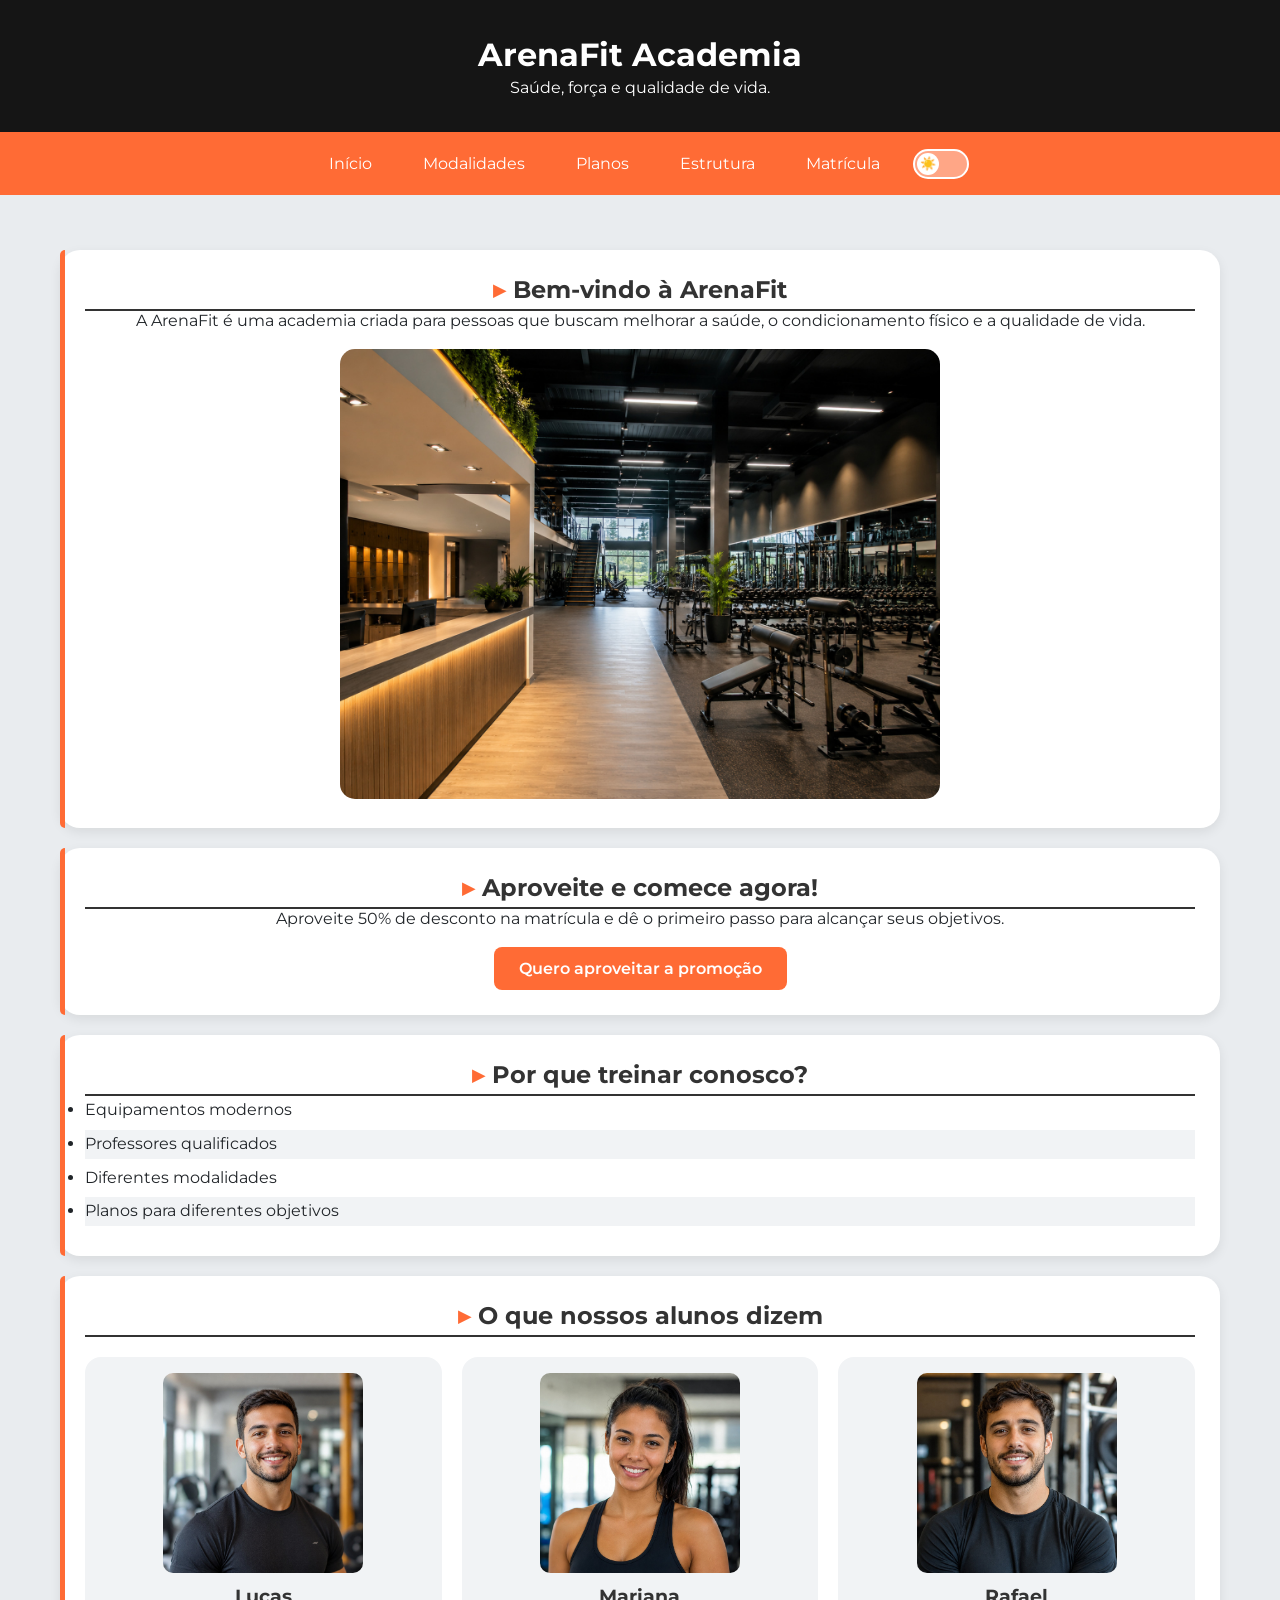
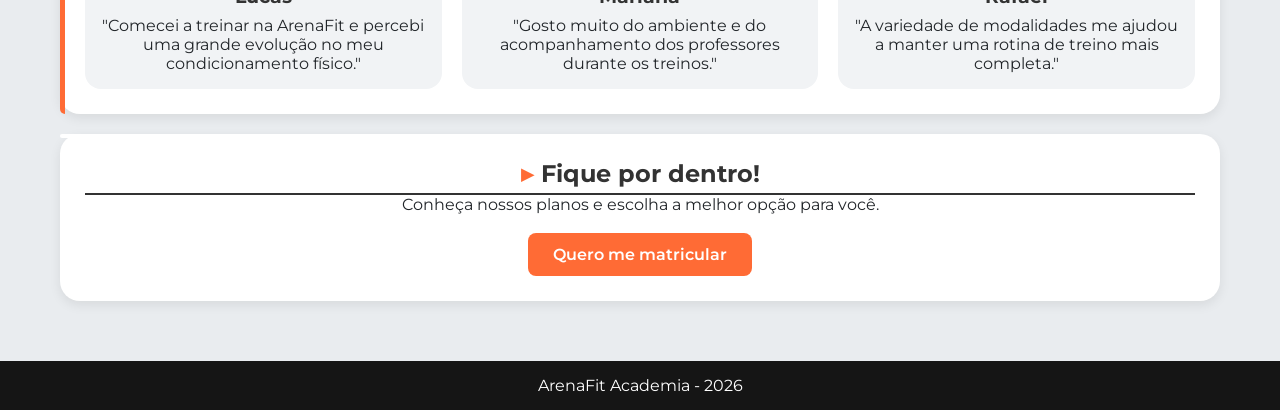
<file: Html/index.html>
<!doctype html>
<html lang="pt-br">
  <head>
    <meta charset="UTF-8" />
    <meta name="viewport" content="width=device-width, initial-scale=1.0" />
    <title>ArenaFit Academia</title>
    <link rel="stylesheet" href="../Css/Style.css">
    <link rel="icon" type="image/png" href="../fotos/icone.png">
    <script src="../JavaScript_Completo/interface.js" defer></script>
  </head>

  <body>
    <header>
      <h1>ArenaFit Academia</h1>
      <p>Saúde, força e qualidade de vida.</p>
    </header>

    <nav>
      <button class="menu-toggle" type="button" aria-label="Abrir menu" aria-expanded="false">☰ Menu</button>
      <a href="index.html">Início</a>
      <a href="modalidades.html">Modalidades</a>
      <a href="planos.html">Planos</a>
      <a href="estrutura.html">Estrutura</a>
      <a href="matricula.html">Matrícula</a>
      <button class="tema-toggle" type="button" role="switch" aria-label="Modo escuro" aria-checked="false"><span class="tema-trilho"><span class="tema-bolinha"></span></span></button>
    </nav>

    <main>
      <section class="hero">
        <h2>Bem-vindo à ArenaFit</h2>

        <p>
          A ArenaFit é uma academia criada para pessoas que buscam melhorar a
          saúde, o condicionamento físico e a qualidade de vida.
        </p>

        <br>

        <img
          class="Interna"
          src="../fotos/interna.jpg"
          alt="Área interna da ArenaFit Academia"
        />
      </section>

      <section class="promocao">
        <h2>Aproveite e comece agora!</h2>

        <p>
          Aproveite 50% de desconto na matrícula e dê o primeiro passo para
          alcançar seus objetivos.
        </p>

        <br>

        <a class="btn" href="matricula.html">Quero aproveitar a promoção</a>
      </section>

      <section class="vantagens">
        <h2>Por que treinar conosco?</h2>

        <ul>
          <li>Equipamentos modernos</li>
          <li>Professores qualificados</li>
          <li>Diferentes modalidades</li>
          <li>Planos para diferentes objetivos</li>
        </ul>
      </section>

      <section class="depoimentos">
        <h2>O que nossos alunos dizem</h2>

        <div class="cards">
          <article class="card">
            <img src="../fotos/aluno1.jpg" alt="Lucas, aluno da ArenaFit" />
            <h3>Lucas</h3>
            <p>
              "Comecei a treinar na ArenaFit e percebi uma grande evolução no meu
              condicionamento físico."
            </p>
          </article>

          <article class="card">
            <img src="../fotos/aluno2.jpg" alt="Mariana, aluna da ArenaFit" />
            <h3>Mariana</h3>
            <p>
              "Gosto muito do ambiente e do acompanhamento dos professores
              durante os treinos."
            </p>
          </article>

          <article class="card">
            <img src="../fotos/aluno3.jpg" alt="Rafael, aluno da ArenaFit" />
            <h3>Rafael</h3>
            <p>
              "A variedade de modalidades me ajudou a manter uma rotina de
              treino mais completa."
            </p>
          </article>
        </div>
      </section>

      <section class="cta secao-posicao">
        <h2>Fique por dentro!</h2>

        <p>Conheça nossos planos e escolha a melhor opção para você.</p>

        <br>

        <a class="btn" href="matricula.html">Quero me matricular</a>
      </section>
    </main>

    <footer>
      <p>ArenaFit Academia - 2026</p>
    </footer>
  </body>
</html>
</file>
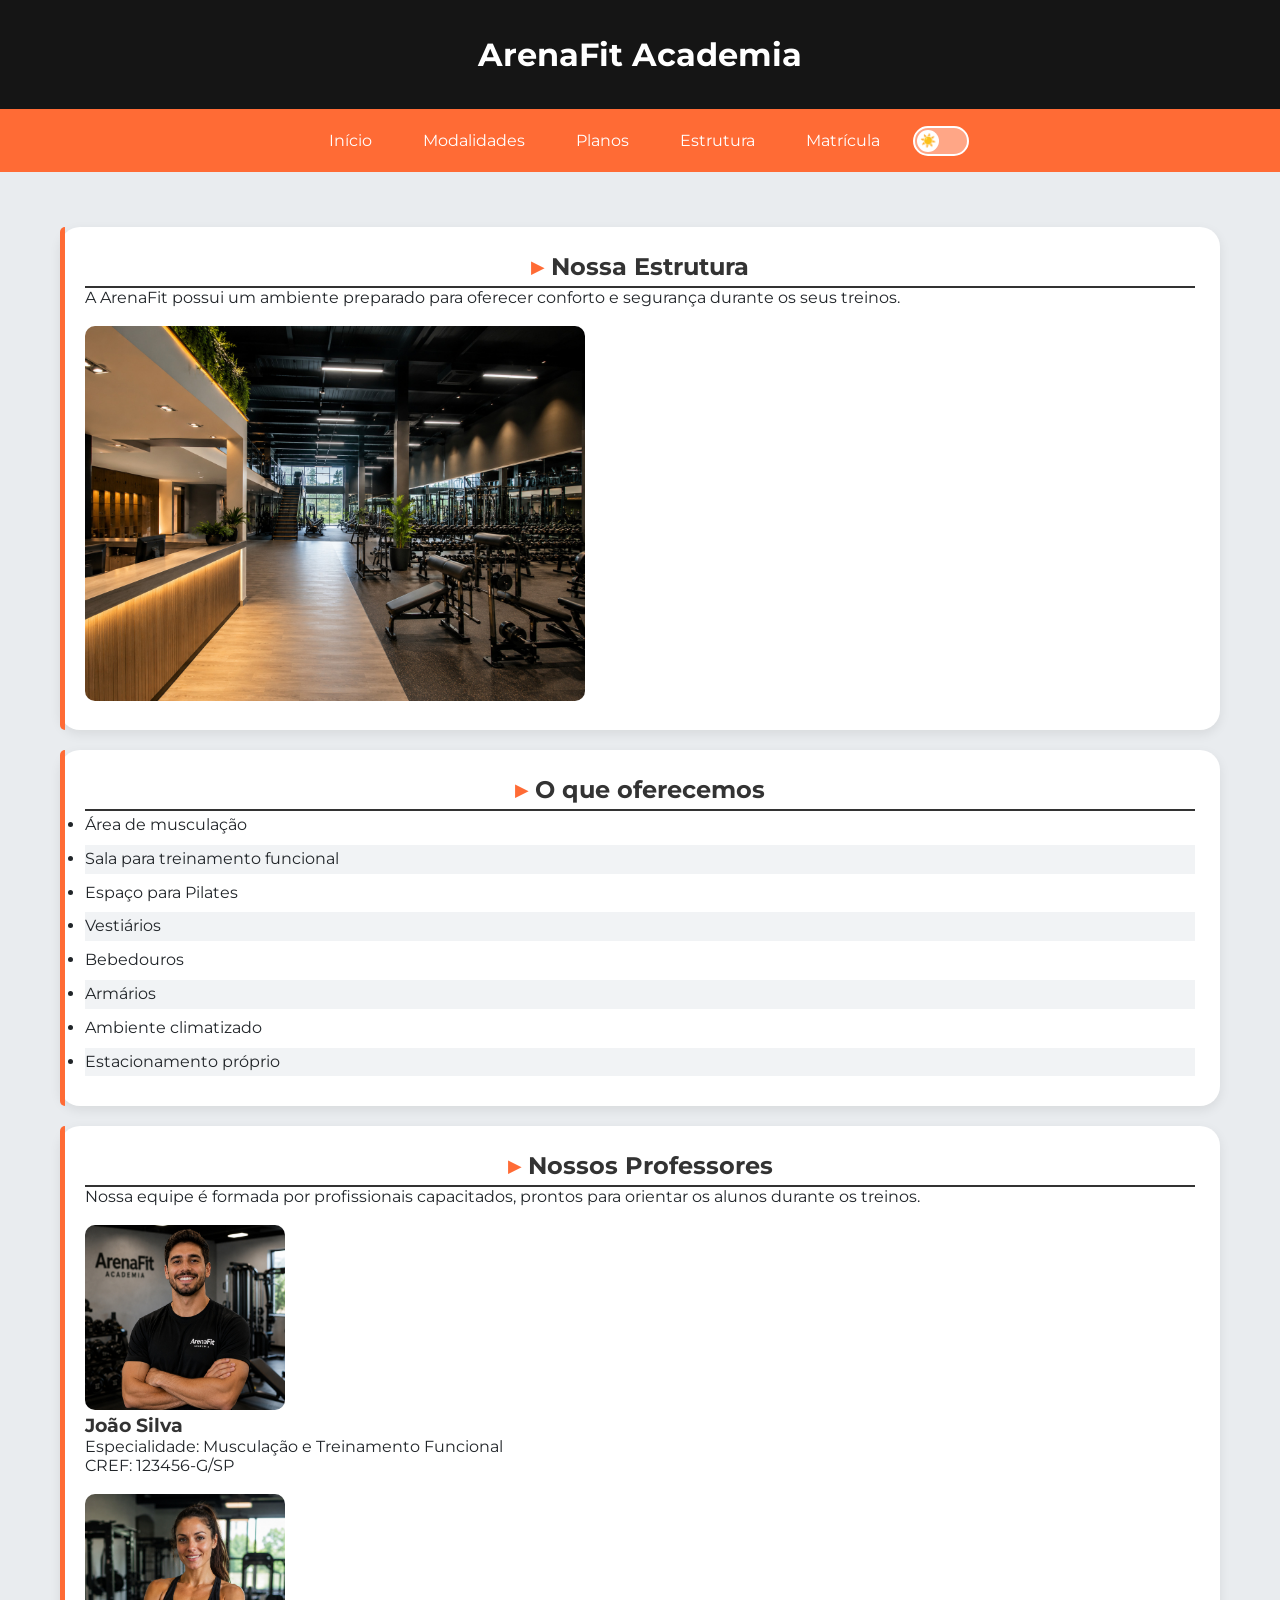
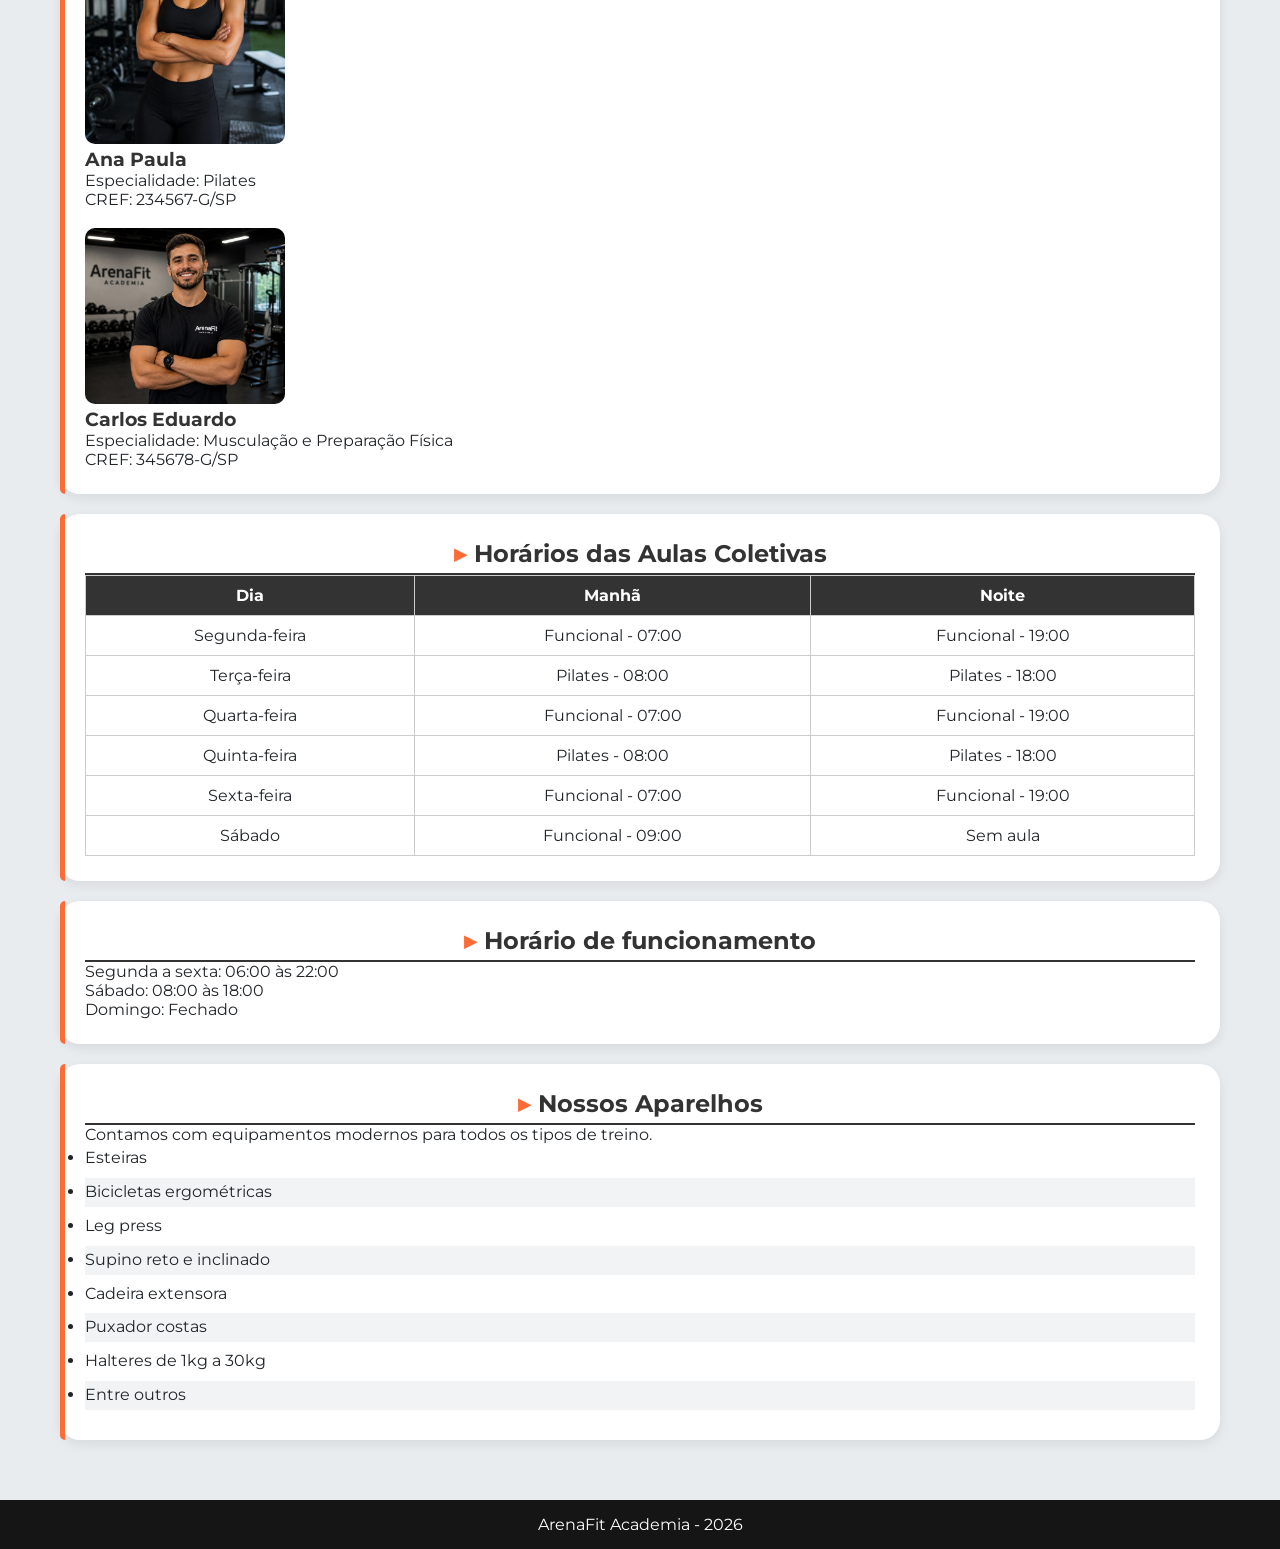
<file: Html/estrutura.html>
<!doctype html>
<html lang="pt-br">
  <head>
    <meta charset="UTF-8" />
    <meta name="viewport" content="width=device-width, initial-scale=1.0" />
    <title>Estrutura - ArenaFit</title>
    <link rel="stylesheet" href="../Css/Style.css">
    <link rel="icon" type="image/png" href="../fotos/icone.png">
    <script src="../JavaScript_Completo/interface.js" defer></script>
  </head>

  <body>
    <header>
      <h1>ArenaFit Academia</h1>
    </header>

    <nav>
      <button class="menu-toggle" type="button" aria-label="Abrir menu" aria-expanded="false">☰ Menu</button>
      <a href="index.html">Início</a>
      <a href="modalidades.html">Modalidades</a>
      <a href="planos.html">Planos</a>
      <a href="estrutura.html">Estrutura</a>
      <a href="matricula.html">Matrícula</a>
      <button class="tema-toggle" type="button" role="switch" aria-label="Modo escuro" aria-checked="false"><span class="tema-trilho"><span class="tema-bolinha"></span></span></button>
    </nav>

    <main>
      <section>
        <h2>Nossa Estrutura</h2>

        <p>
          A ArenaFit possui um ambiente preparado para oferecer conforto e
          segurança durante os seus treinos.
        </p>

        <br>

        <img
          src="../fotos/interna.jpg"
          alt="Estrutura interna da academia"
          width="500"
        />
      </section>

      <section>
        <h2>O que oferecemos</h2>

        <ul>
          <li>Área de musculação</li>
          <li>Sala para treinamento funcional</li>
          <li>Espaço para Pilates</li>
          <li>Vestiários</li>
          <li>Bebedouros</li>
          <li>Armários</li>
          <li>Ambiente climatizado</li>
          <li>Estacionamento próprio</li>
        </ul>
      </section>

      <section>
        <h2>Nossos Professores</h2>

        <p>
          Nossa equipe é formada por profissionais capacitados, prontos para
          orientar os alunos durante os treinos.
        </p>

        <br>

        <article>
          <img
            src="../fotos/professor1.jpg"
            alt="Professor João Silva"
            width="200"
          />

          <h3>João Silva</h3>
          <p>Especialidade: Musculação e Treinamento Funcional</p>
          <p>CREF: 123456-G/SP</p>
        </article>

        <br>

        <article>
          <img
            src="../fotos/professor2.jpg"
            alt="Professora Ana Paula"
            width="200"
          />

          <h3>Ana Paula</h3>
          <p>Especialidade: Pilates</p>
          <p>CREF: 234567-G/SP</p>
        </article>

        <br>

        <article>
          <img
            src="../fotos/professor3.jpg"
            alt="Professor Carlos Eduardo"
            width="200"
          />

          <h3>Carlos Eduardo</h3>
          <p>Especialidade: Musculação e Preparação Física</p>
          <p>CREF: 345678-G/SP</p>
        </article>
      </section>

      <section>
        <h2>Horários das Aulas Coletivas</h2>

        <table>
          <tr>
            <th>Dia</th>
            <th>Manhã</th>
            <th>Noite</th>
          </tr>

          <tr>
            <td>Segunda-feira</td>
            <td>Funcional - 07:00</td>
            <td>Funcional - 19:00</td>
          </tr>

          <tr>
            <td>Terça-feira</td>
            <td>Pilates - 08:00</td>
            <td>Pilates - 18:00</td>
          </tr>

          <tr>
            <td>Quarta-feira</td>
            <td>Funcional - 07:00</td>
            <td>Funcional - 19:00</td>
          </tr>

          <tr>
            <td>Quinta-feira</td>
            <td>Pilates - 08:00</td>
            <td>Pilates - 18:00</td>
          </tr>

          <tr>
            <td>Sexta-feira</td>
            <td>Funcional - 07:00</td>
            <td>Funcional - 19:00</td>
          </tr>

          <tr>
            <td>Sábado</td>
            <td>Funcional - 09:00</td>
            <td>Sem aula</td>
          </tr>
        </table>
      </section>

      <section>
        <h2>Horário de funcionamento</h2>

        <p>Segunda a sexta: 06:00 às 22:00</p>
        <p>Sábado: 08:00 às 18:00</p>
        <p>Domingo: Fechado</p>
      </section>

      <section>
        <h2>Nossos Aparelhos</h2>

        <p>Contamos com equipamentos modernos para todos os tipos de treino.</p>

        <ul>
          <li>Esteiras</li>
          <li>Bicicletas ergométricas</li>
          <li>Leg press</li>
          <li>Supino reto e inclinado</li>
          <li>Cadeira extensora</li>
          <li>Puxador costas</li>
          <li>Halteres de 1kg a 30kg</li>
          <li>Entre outros</li>
        </ul>
      </section>
    </main>

    <footer>
      <p>ArenaFit Academia - 2026</p>
    </footer>
  </body>
</html>
</file>
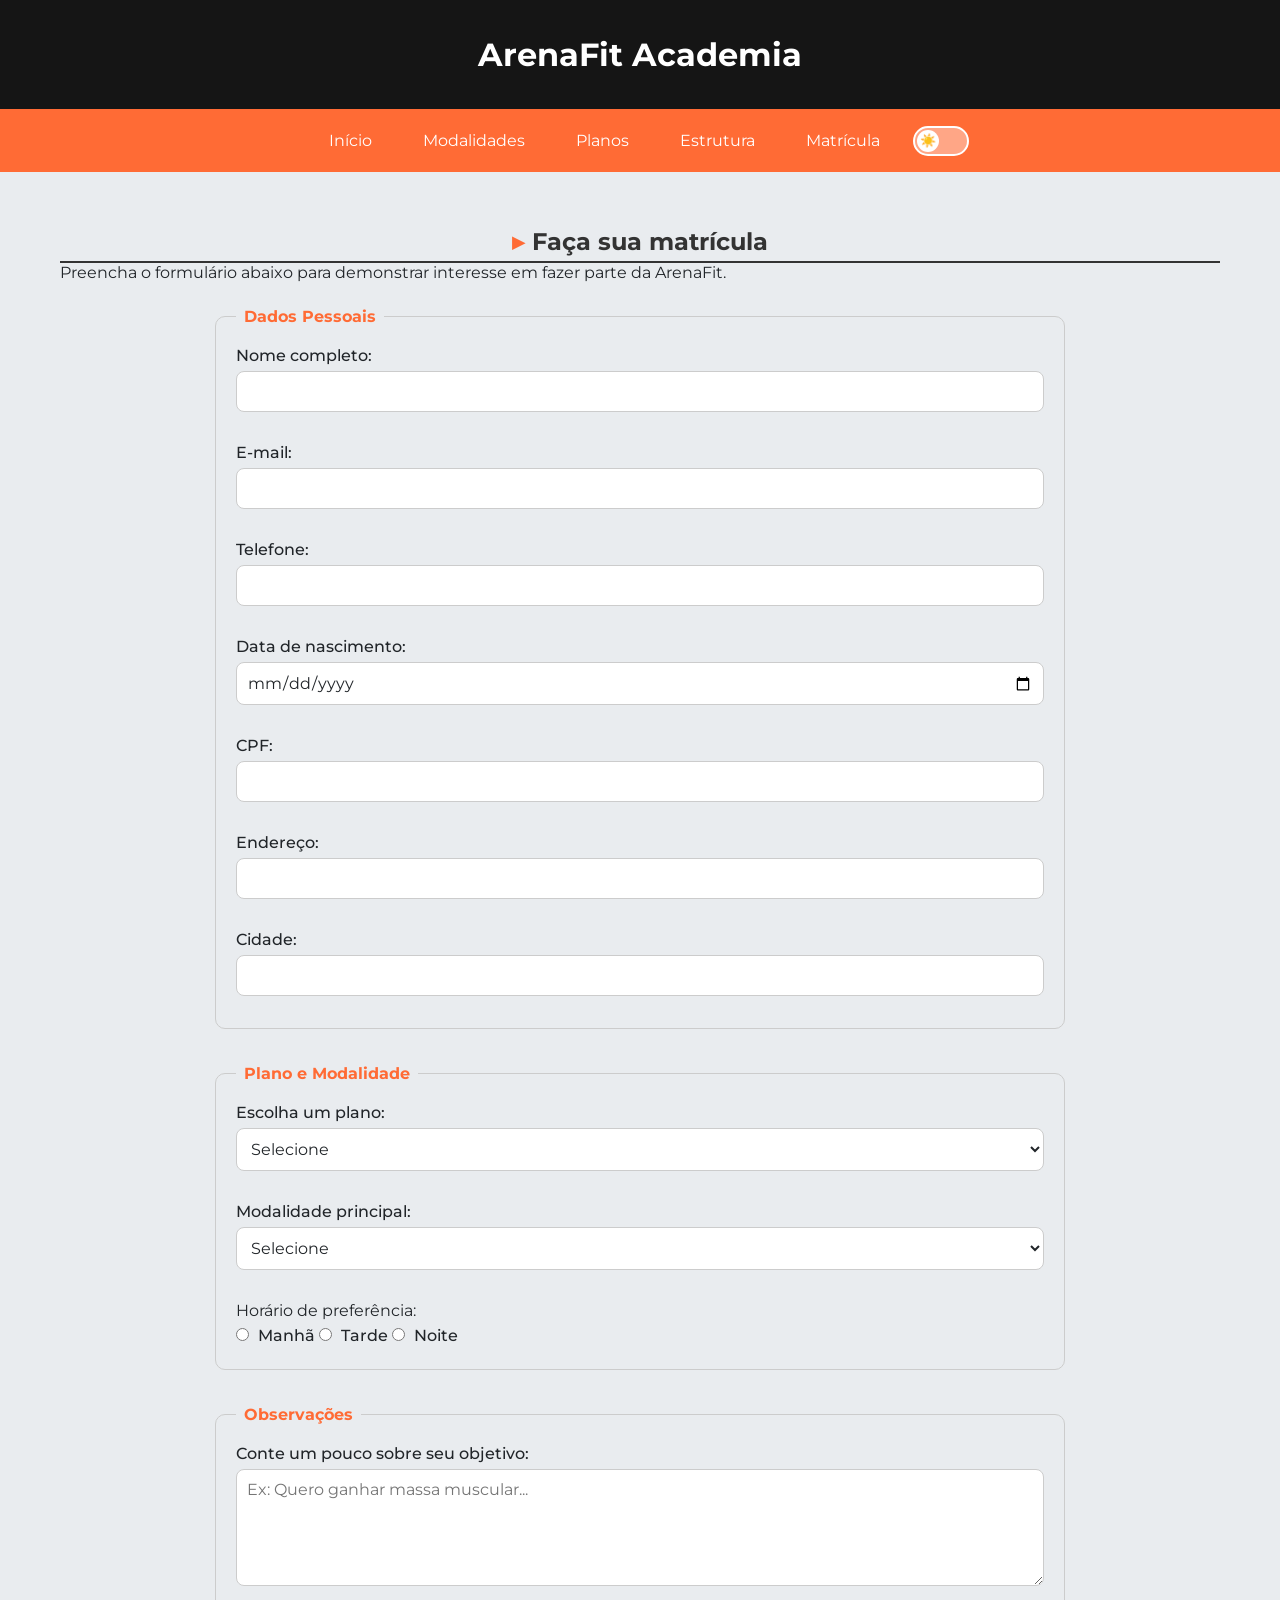
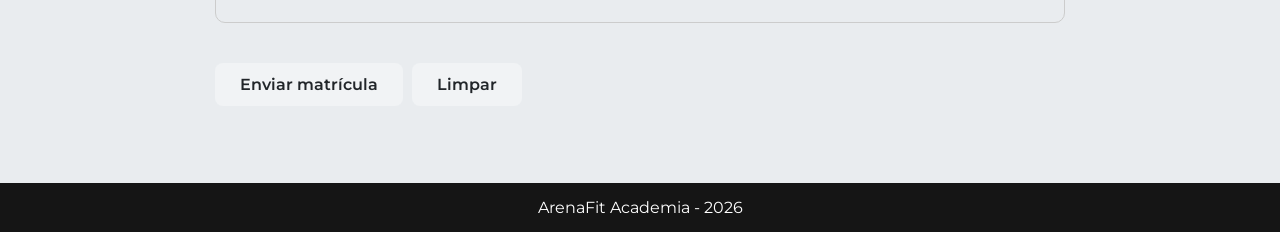
<file: Html/matricula.html>
<!doctype html>
<html lang="pt-br">
  <head>
    <meta charset="UTF-8" />
    <meta name="viewport" content="width=device-width, initial-scale=1.0" />
    <title>Matrícula - ArenaFit</title>
    <link rel="stylesheet" href="../Css/Style.css">
    <link rel="icon" type="image/png" href="../fotos/icone.png">
    <script src="../JavaScript_Completo/interface.js" defer></script>
    <script src="../JavaScript_Completo/script.js" defer></script>
  </head>

  <body>
    <header>
      <h1>ArenaFit Academia</h1>
    </header>

    <nav>
      <button class="menu-toggle" type="button" aria-label="Abrir menu" aria-expanded="false">☰ Menu</button>
      <a href="index.html">Início</a>
      <a href="modalidades.html">Modalidades</a>
      <a href="planos.html">Planos</a>
      <a href="estrutura.html">Estrutura</a>
      <a href="matricula.html">Matrícula</a>
      <button class="tema-toggle" type="button" role="switch" aria-label="Modo escuro" aria-checked="false"><span class="tema-trilho"><span class="tema-bolinha"></span></span></button>
    </nav>

    <main>
      <h2>Faça sua matrícula</h2>

      <p>
        Preencha o formulário abaixo para demonstrar interesse em fazer parte da
        ArenaFit.
      </p>

      <form id="form-matricula">
        <fieldset>
          <legend>Dados Pessoais</legend>

          <label for="nome">Nome completo:</label>

          <br />

          <input type="text" id="nome" name="nome" required />

          <br /><br />

          <label for="email">E-mail:</label>

          <br />

          <input type="email" id="email" name="email" required />

          <br /><br />

          <label for="telefone">Telefone:</label>
          <br />
          <input type="tel" id="telefone" name="telefone" required />

          <br /><br />

          <label for="nascimento">Data de nascimento:</label>
          <br />
          <input type="date" id="nascimento" name="nascimento" required />

          <br /><br />

          <label for="cpf">CPF:</label>
          <br />
          <input type="text" id="cpf" name="cpf" required />

          <br /><br />

          <label for="endereco">Endereço:</label>
          <br />
          <input type="text" id="endereco" name="endereco" required />

          <br /><br />

          <label for="cidade">Cidade:</label>
          <br />
          <input type="text" id="cidade" name="cidade" required />
        </fieldset>

        <br />

        <fieldset>
          <legend>Plano e Modalidade</legend>

          <label for="plano">Escolha um plano:</label>

          <select id="plano" name="plano" required>
            <option value="" selected disabled>Selecione</option>
            <option value="mensal">Mensal</option>
            <option value="trimestral">Trimestral</option>
            <option value="semestral">Semestral</option>
            <option value="anual">Anual</option>
          </select>

          <br /><br />

          <label for="modalidade">Modalidade principal:</label>

          <select id="modalidade" name="modalidade" required>
            <option value="" selected disabled>Selecione</option>
            <option value="musculacao">Musculação</option>
            <option value="funcional">Funcional</option>
            <option value="pilates">Pilates</option>
            <option value="personal">Personal Trainer</option>
          </select>

          <br /><br />

          <p>Horário de preferência:</p>

          <input
            type="radio"
            id="manha"
            name="horario"
            value="manha"
            required
          />
          <label for="manha">Manhã</label>

          <input type="radio" id="tarde" name="horario" value="tarde" />
          <label for="tarde">Tarde</label>

          <input type="radio" id="noite" name="horario" value="noite" />
          <label for="noite">Noite</label>
        </fieldset>

        <br />

        <fieldset>
          <legend>Observações</legend>

          <label for="mensagem">Conte um pouco sobre seu objetivo:</label>

          <br />

          <textarea
            id="mensagem"
            name="mensagem"
            rows="5"
            cols="40"
            placeholder="Ex: Quero ganhar massa muscular..."
          ></textarea>
        </fieldset>

        <br />

        <input type="submit" value="Enviar matrícula" />
        <input type="reset" value="Limpar" />
      </form>
    </main>

    <footer>
      <p>ArenaFit Academia - 2026</p>
    </footer>
  </body>
</html>
</file>
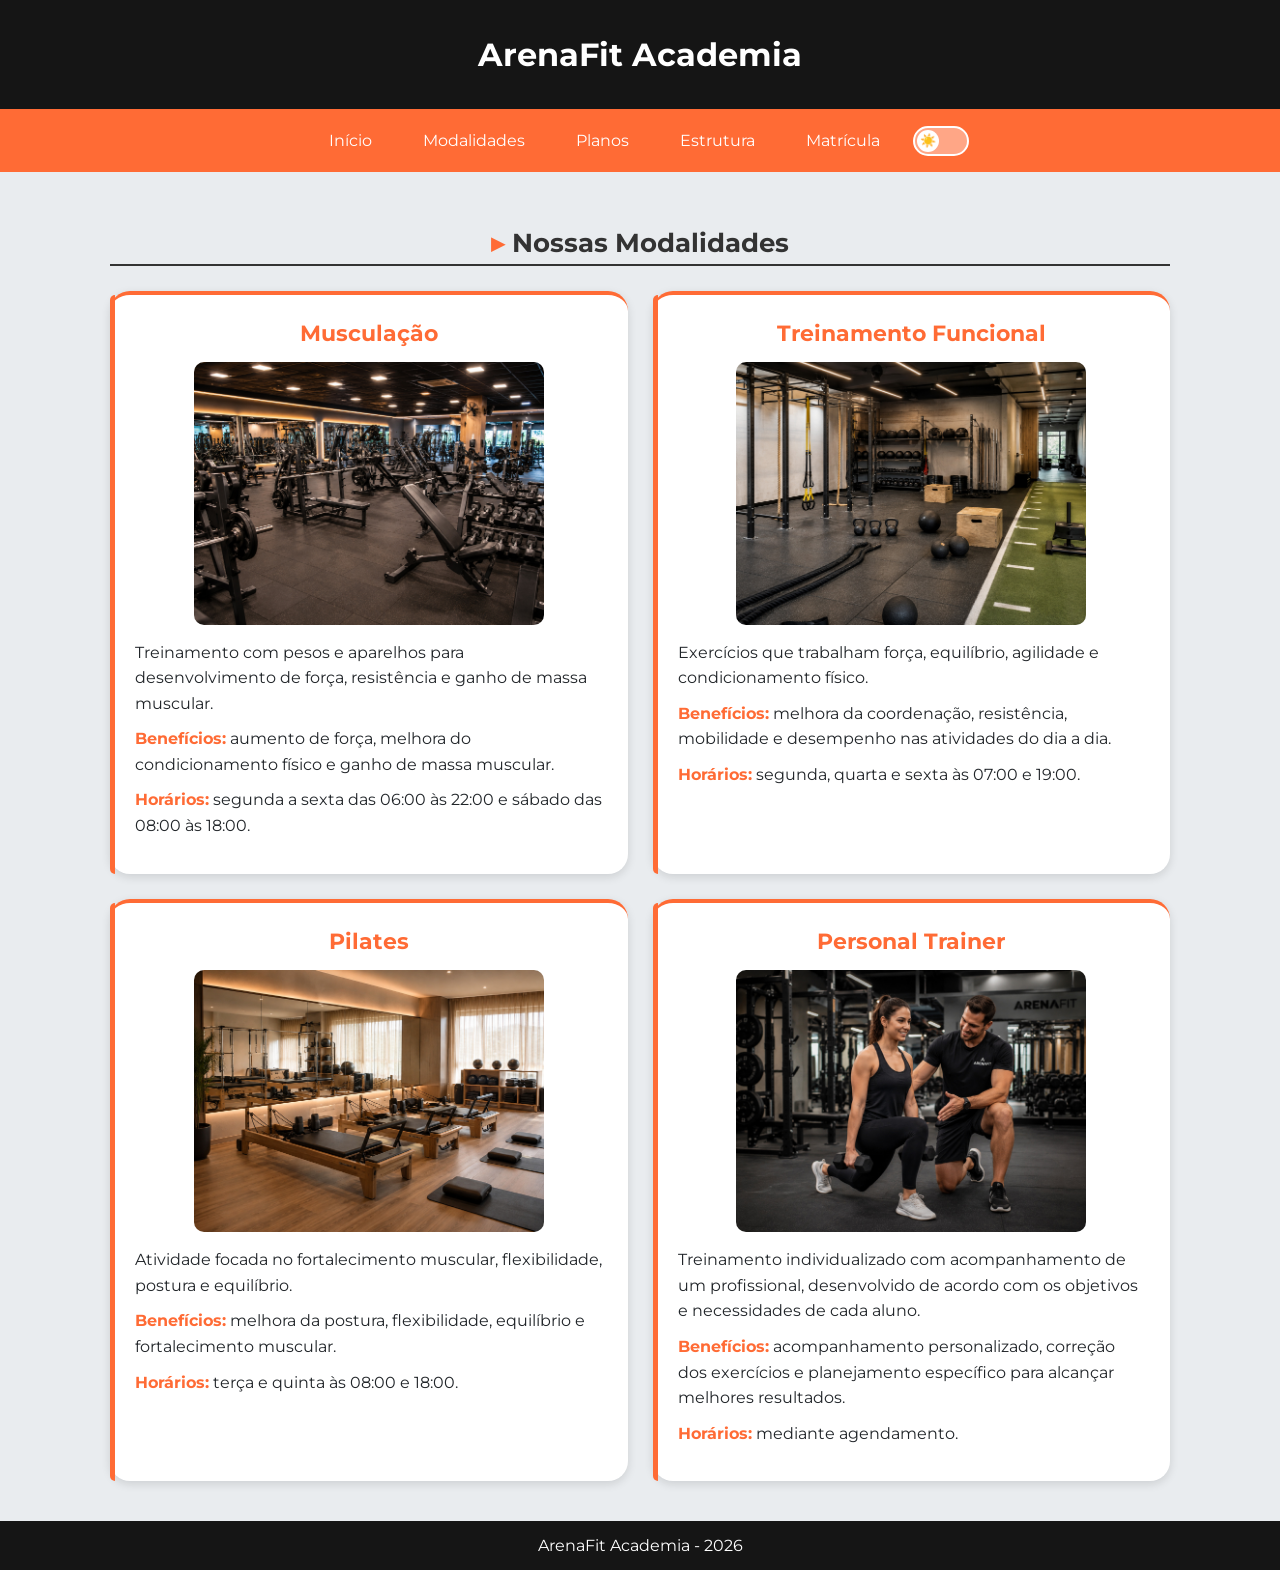
<file: Html/modalidades.html>
<!doctype html>
<html lang="pt-br">
  <head>
    <meta charset="UTF-8" />
    <meta name="viewport" content="width=device-width, initial-scale=1.0" />
    <title>Modalidades - ArenaFit</title>
    <link rel="stylesheet" href="../Css/Style.css">
    <link rel="icon" type="image/png" href="../fotos/icone.png">
    <script src="../JavaScript_Completo/interface.js" defer></script>
  </head>

  <body class="pagina-modalidades">
    <header>
      <h1>ArenaFit Academia</h1>
    </header>

    <nav>
      <button class="menu-toggle" type="button" aria-label="Abrir menu" aria-expanded="false">☰ Menu</button>
      <a href="index.html">Início</a>
      <a href="modalidades.html">Modalidades</a>
      <a href="planos.html">Planos</a>
      <a href="estrutura.html">Estrutura</a>
      <a href="matricula.html">Matrícula</a>
      <button class="tema-toggle" type="button" role="switch" aria-label="Modo escuro" aria-checked="false"><span class="tema-trilho"><span class="tema-bolinha"></span></span></button>
    </nav>

    <main>
      <h2>Nossas Modalidades</h2>

      <section>
        <h3>Musculação</h3>

        <img
          src="../fotos/musculacao.jpg"
          alt="Área de musculação"
          width="350"
        />

        <p>
          Treinamento com pesos e aparelhos para desenvolvimento de força,
          resistência e ganho de massa muscular.
        </p>

        <p>
          <strong>Benefícios:</strong> aumento de força, melhora do
          condicionamento físico e ganho de massa muscular.
        </p>

        <p>
          <strong>Horários:</strong> segunda a sexta das 06:00 às 22:00 e
          sábado das 08:00 às 18:00.
        </p>
      </section>

      <section>
        <h3>Treinamento Funcional</h3>

        <img
          src="../fotos/funcional.jpg"
          alt="Aula de treinamento funcional"
          width="350"
        />

        <p>
          Exercícios que trabalham força, equilíbrio, agilidade e
          condicionamento físico.
        </p>

        <p>
          <strong>Benefícios:</strong> melhora da coordenação, resistência,
          mobilidade e desempenho nas atividades do dia a dia.
        </p>

        <p>
          <strong>Horários:</strong> segunda, quarta e sexta às 07:00 e 19:00.
        </p>
      </section>

      <section>
        <h3>Pilates</h3>

        <img src="../fotos/pilates.jpg" alt="Aula de pilates" width="350" />

        <p>
          Atividade focada no fortalecimento muscular, flexibilidade, postura e
          equilíbrio.
        </p>

        <p>
          <strong>Benefícios:</strong> melhora da postura, flexibilidade,
          equilíbrio e fortalecimento muscular.
        </p>

        <p>
          <strong>Horários:</strong> terça e quinta às 08:00 e 18:00.
        </p>
      </section>

      <section>
        <h3>Personal Trainer</h3>

        <img
          src="../fotos/personal.jpg"
          alt="Treinamento com Personal Trainer"
          width="350"
        />

        <p>
          Treinamento individualizado com acompanhamento de um profissional,
          desenvolvido de acordo com os objetivos e necessidades de cada aluno.
        </p>

        <p>
          <strong>Benefícios:</strong> acompanhamento personalizado, correção
          dos exercícios e planejamento específico para alcançar melhores
          resultados.
        </p>

        <p><strong>Horários:</strong> mediante agendamento.</p>
      </section>
    </main>

    <footer>
      <p>ArenaFit Academia - 2026</p>
    </footer>
  </body>
</html>
</file>
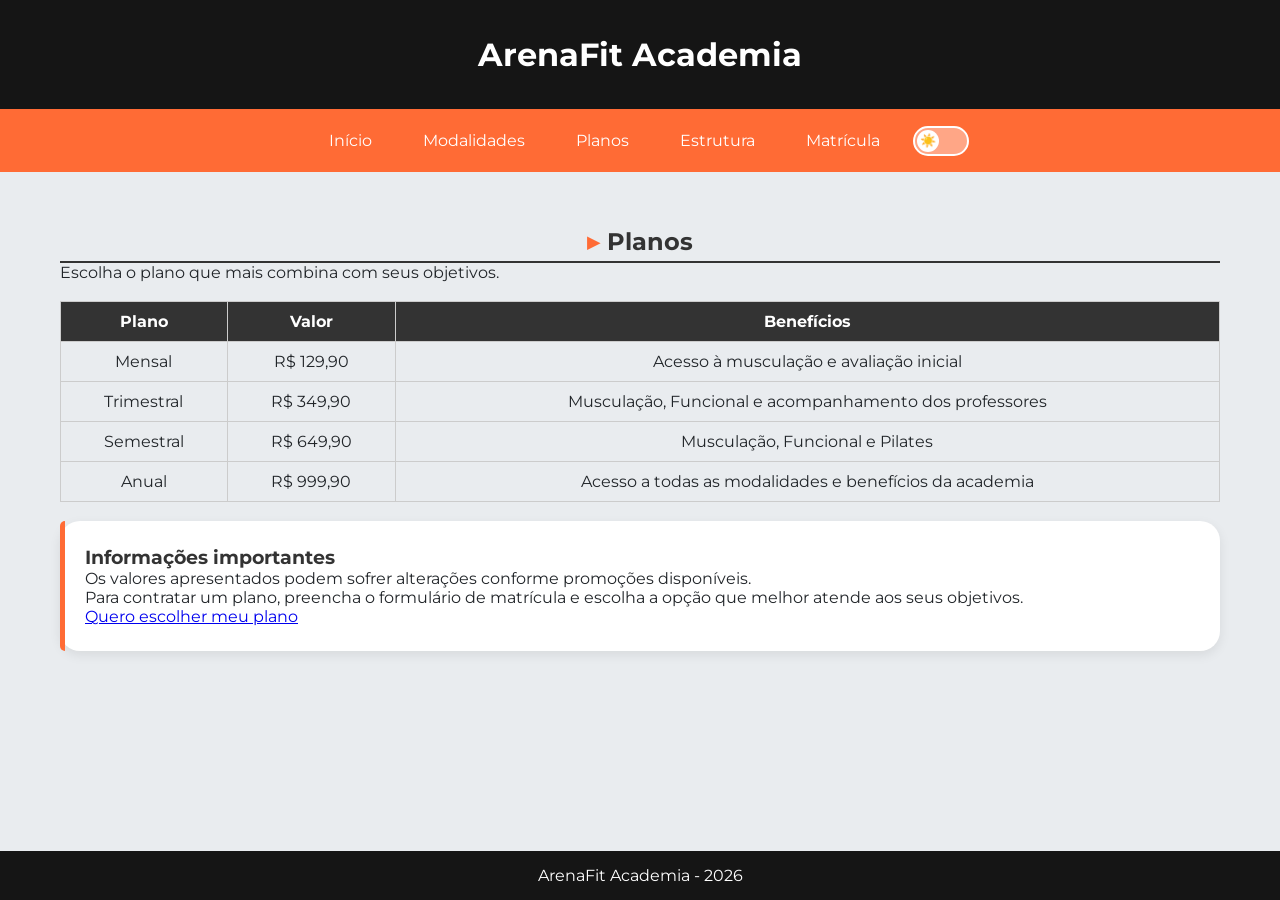
<file: Html/planos.html>
<!doctype html>
<html lang="pt-br">
  <head>
    <meta charset="UTF-8" />
    <meta name="viewport" content="width=device-width, initial-scale=1.0" />
    <title>Planos - ArenaFit</title>
    <link rel="icon" type="image/png" href="../fotos/icone.png">
    <script src="../JavaScript_Completo/interface.js" defer></script>
    <link rel="stylesheet" href="../Css/Style.css">
  </head>

  <body>
    <header>
      <h1>ArenaFit Academia</h1>
    </header>

    <nav>
      <button class="menu-toggle" type="button" aria-label="Abrir menu" aria-expanded="false">☰ Menu</button>
      <a href="index.html">Início</a>
      <a href="modalidades.html">Modalidades</a>
      <a href="planos.html">Planos</a>
      <a href="estrutura.html">Estrutura</a>
      <a href="matricula.html">Matrícula</a>
      <button class="tema-toggle" type="button" role="switch" aria-label="Modo escuro" aria-checked="false"><span class="tema-trilho"><span class="tema-bolinha"></span></span></button>
    </nav>

    <main>
      <h2>Planos</h2>

      <p>Escolha o plano que mais combina com seus objetivos.</p>

      <br>

      <table>
        <tr>
          <th>Plano</th>
          <th>Valor</th>
          <th>Benefícios</th>
        </tr>

        <tr>
          <td>Mensal</td>
          <td>R$ 129,90</td>
          <td>Acesso à musculação e avaliação inicial</td>
        </tr>

        <tr>
          <td>Trimestral</td>
          <td>R$ 349,90</td>
          <td>Musculação, Funcional e acompanhamento dos professores</td>
        </tr>

        <tr>
          <td>Semestral</td>
          <td>R$ 649,90</td>
          <td>Musculação, Funcional e Pilates</td>
        </tr>

        <tr>
          <td>Anual</td>
          <td>R$ 999,90</td>
          <td>Acesso a todas as modalidades e benefícios da academia</td>
        </tr>
      </table>

        <br>

      <section>
        <h3>Informações importantes</h3>

        <p>
          Os valores apresentados podem sofrer alterações conforme promoções
          disponíveis.
        </p>

        <p>
          Para contratar um plano, preencha o formulário de matrícula e escolha
          a opção que melhor atende aos seus objetivos.
        </p>

        <a href="matricula.html">Quero escolher meu plano</a>
      </section>
    </main>

    <footer>
      <p>ArenaFit Academia - 2026</p>
    </footer>
  </body>
</html>
</file>
<file: Css/Style.css>
@import url("https://fonts.googleapis.com/css2?family=Montserrat:wght@400;500;600;700&display=swap");

:root {
    --cor-primaria: #FF6B35;
    --cor-secundaria: #00B4D8;
    --cor-escura: #151515;
    --cor-fundo: #E9ECEF;
    --cor-texto: #212529;
    --cor-branca: #FFFFFF;
    --cor-section: #FFFFFF;
    --cor-titulo: #333333;
    --cor-card: #F1F3F5;
    --cor-borda: #CCCCCC;
    --cor-input: #FFFFFF;
    --fonte-principal: "Montserrat", sans-serif;
}

body.dark {
    --cor-fundo: #101214;
    --cor-texto: #E9ECEF;
    --cor-section: #1C1F23;
    --cor-titulo: #F1F3F5;
    --cor-card: #272B30;
    --cor-borda: #444A52;
    --cor-input: #272B30;
}

* {
    margin: 0;
    padding: 0;
    box-sizing: border-box;
}

body {
    font-family: var(--fonte-principal);
    background-color: var(--cor-fundo);
    color: var(--cor-texto);

    display: flex;
    flex-direction: column;
    min-height: 100vh;
}

header {
    background-color: var(--cor-escura);
    color: var(--cor-branca);
    padding: 25px 15px;
    display: flex;
    flex-direction: column;
    align-items: center;
    text-align: center;
    gap: 4px;
    width: 100%;
}

nav {
    background-color: var(--cor-primaria);
    display: flex;
    justify-content: space-between;
    align-items: center;
    gap: 8px;
    padding: 12px 15px;
    flex-wrap: wrap;
    position: sticky;
    top: 0;
    z-index: 1000;
}

nav ul {
    list-style: none;
    display: flex;
    flex-direction: column;
}

nav a {
    display: none;
    order: 2;
    width: 100%;
    color: var(--cor-branca);
    text-decoration: none;
    text-align: center;
    padding: 10px 18px;
    border-radius: 50px;
    transition: 0.3s;
}

nav.aberto a { display: block; }

nav button {
    width: auto;
    padding: 8px 16px;
    background-color: transparent;
    color: var(--cor-branca);
    border: 2px solid var(--cor-branca);
    border-radius: 50px;
    font-size: 16px;
    transition: background-color 0.3s ease, color 0.3s ease;
}

nav button:hover {
    background-color: var(--cor-branca);
    color: var(--cor-escura);
}

.menu-toggle { order: 0; }

.tema-toggle {
    order: 1;
    padding: 0;
    border: none;
    background: none;
    border-radius: 50px;
    line-height: 0;
}

.tema-toggle:hover { background: none; }

.tema-toggle:focus-visible {
    outline: 2px solid var(--cor-branca);
    outline-offset: 3px;
}

.tema-trilho {
    display: inline-block;
    position: relative;
    width: 56px;
    height: 30px;
    border-radius: 50px;
    background-color: rgba(255, 255, 255, 0.4);
    border: 2px solid var(--cor-branca);
    transition: background-color 0.3s ease;
}

.tema-bolinha {
    position: absolute;
    top: 2px;
    left: 2px;
    width: 22px;
    height: 22px;
    border-radius: 50%;
    background-color: var(--cor-branca);
    display: flex;
    align-items: center;
    justify-content: center;
    font-size: 13px;
    line-height: 1;
    transition: transform 0.3s ease;
}

.tema-bolinha::before { content: "☀️"; }

.tema-toggle[aria-checked="true"] .tema-trilho {
    background-color: var(--cor-escura);
}

.tema-toggle[aria-checked="true"] .tema-bolinha {
    transform: translateX(26px);
}

.tema-toggle[aria-checked="true"] .tema-bolinha::before { content: "🌙"; }

nav a:hover {
    background-color: var(--cor-branca);
    color: var(--cor-escura);
    transform: scale(1.05);
}

main {
    width: 100%;
    max-width: 1200px;
    margin: 10px auto;
    padding: 20px 15px;
    flex: 1;
}

section {
    background-color: var(--cor-section);
    padding: 20px;
    margin-bottom: 20px;
    border-radius: 20px;
    box-shadow: 0 4px 12px rgba(0, 0, 0, 0.08);
    transition: transform 0.3s ease, box-shadow 0.3s ease;
    position: relative;
    animation: aparecer 0.6s ease backwards;
}

section:hover {
    transform: translateY(-3px);
    box-shadow: 0 8px 18px rgba(0, 0, 0, 0.15);
}

section::after {
    content: "";
    position: absolute;
    top: 0;
    left: 0;
    width: 5px;
    height: 100%;
    background-color: var(--cor-primaria);
    border-radius: 20px 0 0 20px;
}

footer {
    background-color: var(--cor-escura);
    color: var(--cor-branca);
    text-align: center;
    padding: 15px;
}

h1 { font-size: 24px; }

h2 {
    color: var(--cor-titulo);
    border-bottom: 2px solid var(--cor-titulo);
    padding-bottom: 5px;
    text-align: center;
}

h2::before {
    content: "▸";
    color: var(--cor-primaria);
    margin-right: 8px;
}

h3 { color: var(--cor-titulo); }

img {
    max-width: 100%;
    height: auto;
    border-radius: 10px;
}

.Interna {
    width: 600px;
    max-width: 100%;
    height: auto;
    border-radius: 15px;
}

article img {
    width: 200px;
    border-radius: 10px;
}

ul { line-height: 1.8; }
li { margin-bottom: 5px; }
li:nth-child(even) { background-color: var(--cor-card); }

table {
    width: 100%;
    border-collapse: collapse;
    font-size: 13px;
}

th, td {
    border: 1px solid var(--cor-borda);
    padding: 8px;
    text-align: center;
}

th {
    background-color: #333;
    color: var(--cor-branca);
}

.card {
    animation: aparecer 0.6s ease backwards;
    display: flex;
    flex-direction: column;
    align-items: center;
    text-align: center;
    padding: 16px;
    background-color: var(--cor-card);
    border-radius: 16px;
}

input, textarea, select {
    width: 100%;
    padding: 10px;
    margin-top: 6px;
    margin-bottom: 12px;
    border: 1px solid var(--cor-borda);
    border-radius: 8px;
    font-family: var(--fonte-principal);
    font-size: 16px;
    background-color: var(--cor-input);
    color: var(--cor-texto);
}

input:focus, textarea:focus, select:focus {
    outline: none;
    border-color: var(--cor-primaria);
}

button {
    background-color: var(--cor-primaria);
    color: var(--cor-branca);
    border: none;
    padding: 12px 25px;
    border-radius: 8px;
    cursor: pointer;
    font-family: var(--fonte-principal);
    font-weight: 600;
    width: 100%;
}

button:hover { background-color: var(--cor-secundaria); }

input[type="submit"], input[type="reset"] {
    background-color: var(--cor-card);
    color: var(--cor-texto);
    border: none;
    padding: 12px 25px;
    border-radius: 8px;
    cursor: pointer;
    font-family: var(--fonte-principal);
    font-weight: 600;
}

input[type="submit"]:hover, input[type="reset"]:hover {
    background-color: var(--cor-primaria);
}

.cards {
    display: grid;
    grid-template-columns: 1fr;
    gap: 20px;
    margin-top: 20px;
}

.card img {
    width: 200px;
    height: 200px;
    object-fit: cover;
    margin-bottom: 12px;
}

.card h3 { margin-bottom: 8px; }

.hero { text-align: center; }
.hero .Interna { max-width: 100%; }

.btn {
    display: inline-block;
    background-color: var(--cor-primaria);
    color: var(--cor-branca);
    text-decoration: none;
    font-weight: 600;
    padding: 12px 25px;
    border-radius: 8px;
    transition: background-color 0.3s ease, transform 0.2s ease;
}

.btn:hover {
    background-color: var(--cor-secundaria);
    transform: translateY(-2px);
}

.promocao, .cta { text-align: center; }

.pagina-modalidades main {
    width: 100%;
    max-width: 1100px;
    display: grid;
    grid-template-columns: 1fr;
    gap: 20px;
}

.pagina-modalidades h2 {
    grid-column: 1 / -1;
    text-align: center;
}

.pagina-modalidades section {
    margin-bottom: 0;
    padding: 20px;
    border-top: 4px solid var(--cor-primaria);
    box-shadow: 0 3px 10px rgba(0, 0, 0, 0.12);
    transition: transform 0.3s ease, box-shadow 0.3s ease;
}

.pagina-modalidades section h3 {
    text-align: center;
    color: var(--cor-primaria);
    font-size: 20px;
}

.pagina-modalidades section img {
    display: block;
    width: 350px;
    max-width: 100%;
    margin: 15px auto;
    transition: transform 0.3s ease;
}

.pagina-modalidades section p {
    line-height: 1.6;
    margin-bottom: 10px;
}

.pagina-modalidades section strong { color: var(--cor-primaria); }

.pagina-modalidades section:hover {
    transform: translateY(-5px);
    box-shadow: 0 7px 18px rgba(0, 0, 0, 0.18);
}

.pagina-modalidades section:hover img { transform: scale(1.03); }

.secao-posicao { position: relative; }

.secao-posicao::after {
    content: "";
    position: absolute;
    top: 0;
    right: 20px;
    width: 40px;
    height: 4px;
    background-color: var(--cor-branca);
}

body:has(main > form) main > form {
    width: 100%;
    max-width: 850px;
    margin: 25px auto;
}

body:has(main > form) form fieldset {
    min-width: 0;
    padding: 20px;
    margin-bottom: 16px;
    border: 1px solid var(--cor-borda);
    border-radius: 10px;
    transition: border-color 0.3s ease;
}

body:has(main > form) form fieldset:hover {
    border-color: var(--cor-secundaria);
}

body:has(main > form) form legend {
    padding: 0 8px;
    font-weight: 700;
    color: var(--cor-primaria);
}

body:has(main > form) form label { font-weight: 500; }

body:has(main > form) form input[type="radio"] {
    width: auto;
    margin: 8px 5px 8px 0;
}

body:has(main > form) form input[type="submit"],
body:has(main > form) form input[type="reset"] {
    width: auto;
    margin: 5px 5px 12px 0;
    transition: background-color 0.3s ease, color 0.3s ease, transform 0.2s ease;
}

body:has(main > form) form input:not([type="radio"]):not([type="submit"]):not([type="reset"]),
body:has(main > form) form select,
body:has(main > form) form textarea {
    transition: border-color 0.3s ease, box-shadow 0.3s ease;
}

body:has(main > form) form input:not([type="radio"]):not([type="submit"]):not([type="reset"]):focus,
body:has(main > form) form select:focus,
body:has(main > form) form textarea:focus {
    outline: 2px solid var(--cor-secundaria);
    outline-offset: 1px;
    border-color: var(--cor-primaria);
    box-shadow: 0 0 6px rgba(0, 180, 216, 0.25);
}

body:has(main > form) form input[type="submit"]:hover,
body:has(main > form) form input[type="reset"]:hover {
    background-color: var(--cor-primaria);
    color: var(--cor-branca);
    transform: translateY(-2px);
}

body:has(main > form) form input[type="submit"]:active,
body:has(main > form) form input[type="reset"]:active {
    transform: scale(0.98);
}

@keyframes aparecer {
    from {
        opacity: 0;
        transform: translateY(20px);
    }
    to {
        opacity: 1;
        transform: translateY(0);
    }
}

@media (prefers-reduced-motion: reduce) {
    * {
        animation: none !important;
        transition: none !important;
    }
}

.zoom { cursor: zoom-in; }

.modal {
    position: fixed;
    inset: 0;
    z-index: 2000;
    display: flex;
    align-items: center;
    justify-content: center;
    padding: 20px;
    background-color: rgba(0, 0, 0, 0.85);
    animation: aparecer 0.3s ease backwards;
}

.modal[hidden] { display: none; }

.modal-imagem {
    max-width: 100%;
    max-height: 90vh;
    width: auto;
    border-radius: 12px;
    cursor: default;
}

.modal-fechar {
    position: absolute;
    top: 15px;
    right: 15px;
    width: 44px;
    height: 44px;
    padding: 0;
    font-size: 28px;
    line-height: 1;
    border-radius: 50%;
}

body.modal-aberto { overflow: hidden; }

@media (min-width: 600px) {
    button { width: auto; }
    table { font-size: 16px; }
    th, td { padding: 10px; }
    .cards { grid-template-columns: repeat(2, 1fr); }
}

@media (min-width: 768px) {
    h1 { font-size: 32px; }
    header { padding: 35px; }

    nav {
        justify-content: center;
        gap: 15px;
    }

    nav a {
        display: block;
        order: 0;
        width: auto;
    }

    .menu-toggle { display: none; }

    main {
        margin: 20px auto;
        padding: 35px 20px 20px;
    }

    .pagina-modalidades main {
        width: 90%;
        grid-template-columns: repeat(2, 1fr);
        gap: 25px;
    }

    .pagina-modalidades section { padding: 25px; }
    .pagina-modalidades section h3 { font-size: 22px; }
    .pagina-modalidades h2 { font-size: 26px; }
}

@media (min-width: 1024px) {
    .cards { grid-template-columns: repeat(3, 1fr); }
    section { padding: 25px; }
}

@media (min-width: 1440px) {
    main { max-width: 1320px; }
    .pagina-modalidades main { max-width: 1240px; }
    body { font-size: 18px; }
}

textarea { resize: vertical; }
</file>
